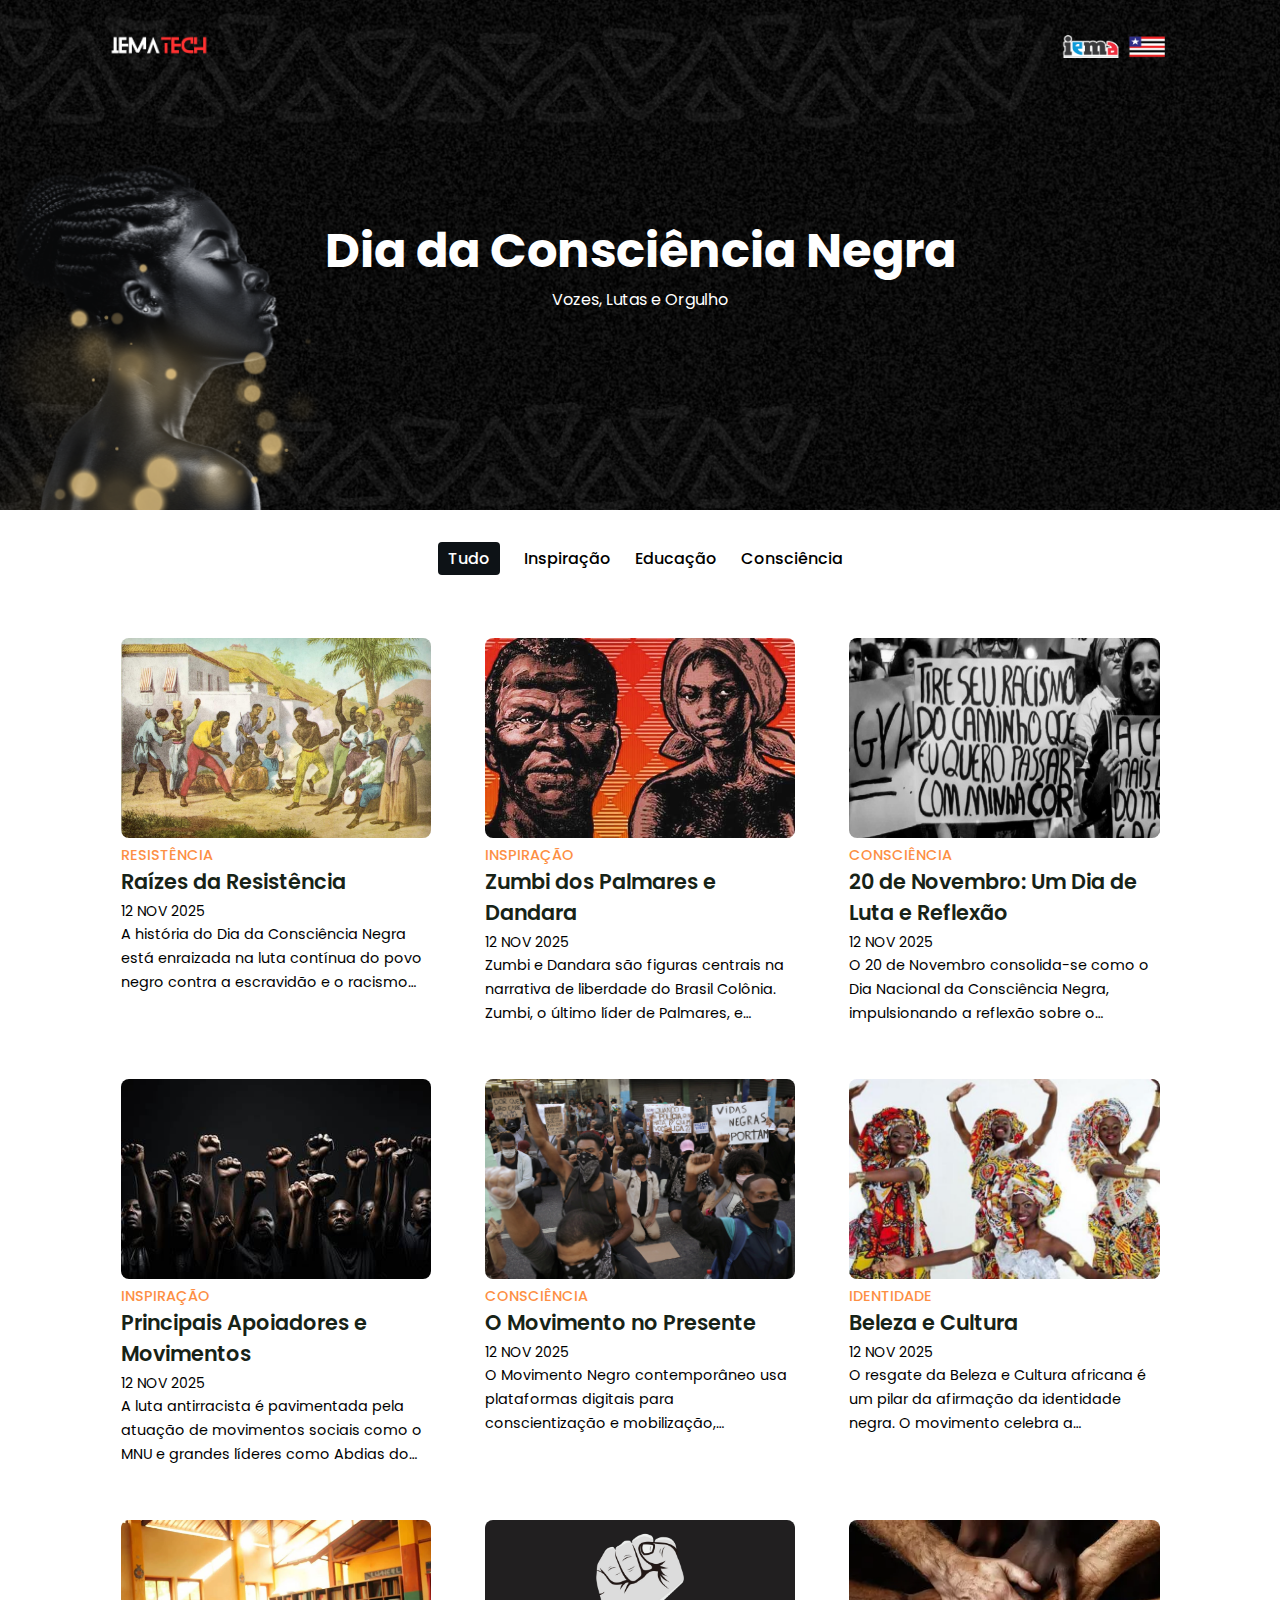
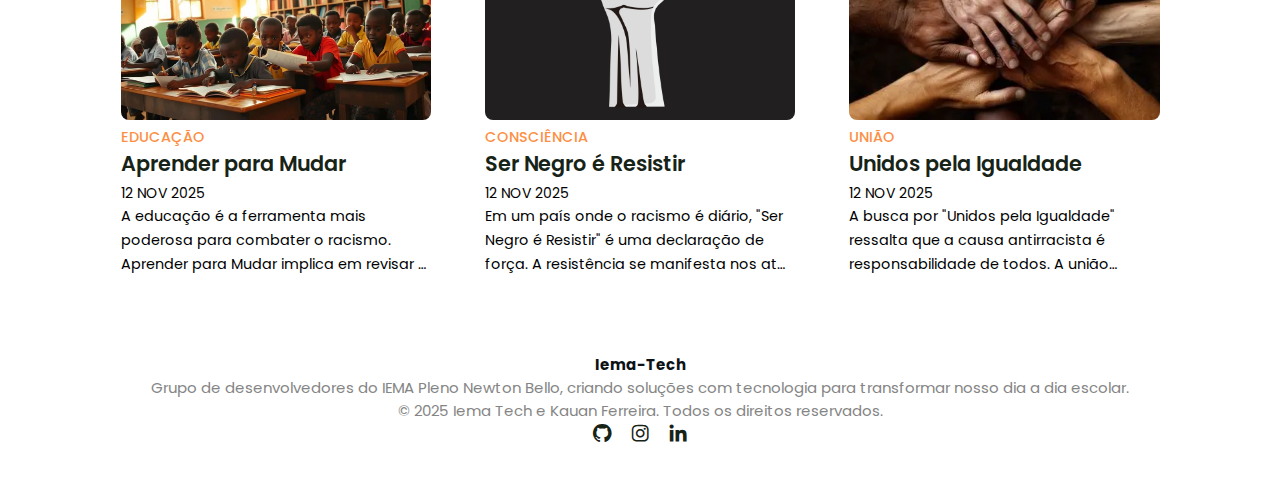
<file: index.html>
<!DOCTYPE html>
<html lang="pt-br">
<head>
    <meta charset="UTF-8">
    <meta name="viewport" content="width=device-width, initial-scale=1.0">
    <title>Consciência Negra - blog</title>
    <link rel="stylesheet" href="css/style.css">
    <link href='https://unpkg.com/boxicons@2.1.4/css/boxicons.min.css' rel='stylesheet'>
    <link href='https://cdn.boxicons.com/3.0.3/fonts/basic/boxicons.min.css' rel='stylesheet'>
</head>
<body>

    <header>
        <div class="nav container">
         <a href="https://iematech.netlify.app/"class="logo"> <img height="auto" width="105px" src="assets/logo.png" alt=""></a>
         <a href="https://iema.ma.gov.br/" class="logo"> <img height="auto" width="120px" src="assets/logo-iema.png" alt=""></a>
        </div>
    </header>

    <section class="home" id="home">
        <div class="home-text container">
            <h2 class="home-title"> Dia da Consciência Negra</h2>
            <span class="home-subtitle">Vozes, Lutas e Orgulho</span>
        </div>
    </section>

    <div class="post-filter container">
        <span class="filter-item active-filter" data-filter="tudo">Tudo</span>
        <span class="filter-item" data-filter="Inspiraçao">Inspiração</span>
        <span class="filter-item" data-filter="Educaçao">Educação</span>
        <span class="filter-item" data-filter="Consciencia">Consciência</span>
    </div>

    <section class="post container">

        <div class="post-box">
            <img src="assets/imagem1.jpg" class="post-img" alt="post-img">
            <h2 class="categoria">Resistência</h2>
            <a href="post-page.html" class="post-title">Raízes da Resistência</a>
            <span class="post-date">12 Nov 2025</span>
            <p class="post-description">A história do Dia da Consciência Negra está enraizada na luta contínua do povo negro contra a escravidão e o racismo estrutural no Brasil. O 20 de novembro homenageia Zumbi dos Palmares, símbolo da busca incessante por liberdade e dignidade.</p>
            <div class="full-text-content" style="display: none;">
                <p>A história do Dia da Consciência Negra está profundamente enraizada na luta e resistência contínua do povo negro contra a escravidão e o racismo estrutural no Brasil. O dia 20 de novembro foi escolhido em homenagem à morte de Zumbi dos Palmares, líder do Quilombo dos Palmares, o maior e mais duradouro foco de resistência negra durante o período colonial. Sua vida simboliza a incessante busca por liberdade e dignidade, representando um marco de insubmissão frente a um sistema opressor que visava anular a identidade e a humanidade das pessoas escravizadas.</p>
                <p>Os quilombos, como o de Palmares, eram mais do que refúgios; eram verdadeiros experimentos sociais de autonomia e liberdade, onde culturas africanas eram preservadas e novas formas de organização política e social floresciam. Reconhecer as "Raízes da Resistência" é essencial para entender que a luta por direitos e igualdade não é uma demanda recente, mas sim um legado histórico de bravura e organização que moldou a identidade e a resiliência da comunidade afro-brasileira ao longo dos séculos.</p>
            </div>
        </div>

        <div class="post-box Inspiraçao">
            <img src="assets/imagem2.jpg" class="post-img" alt="post-img">
            <h2 class="categoria">Inspiração</h2>
            <a href="post-page.html" class="post-title">Zumbi dos Palmares e Dandara</a>
            <span class="post-date">12 Nov 2025</span>
            <p class="post-description">Zumbi e Dandara são figuras centrais na narrativa de liberdade do Brasil Colônia. Zumbi, o último líder de Palmares, e Dandara, uma estrategista e guerreira, inspiram a luta antiescravagista e a soberania negra até hoje.</p>
            <div class="full-text-content" style="display: none;">
                <p>Zumbi dos Palmares e Dandara representam figuras centrais na narrativa de liberdade e liderança do Brasil Colônia. Zumbi é amplamente reconhecido como o último líder do Quilombo dos Palmares, destacando-se por sua estratégia militar e capacidade de manter a coesão de um vasto território de resistência por décadas. Sua determinação em não aceitar a paz imposta pelas autoridades portuguesas, que não garantia a plena liberdade de todos os quilombolas, cimentou seu status como um ícone da luta antiescravagista e da soberania negra.</p>
                <p>Dandara, frequentemente mencionada ao lado de Zumbi, é uma figura feminina essencial, simbolizando a participação ativa e estratégica das mulheres na resistência. Historiadores a descrevem como uma guerreira e estrategista que participou de batalhas e debates políticos cruciais em Palmares. A dupla representa não apenas a força na adversidade, mas a importância de lideranças plurais, inspirando até hoje a celebração da força e da capacidade de organização da população negra para construir um futuro mais justo e livre.</p>
            </div>
        </div>
        
        <div class="post-box Consciencia">
            <img src="assets/imagem3.png" class="post-img" alt="post-img">
            <h2 class="categoria">Consciência</h2>
            <a href="post-page.html" class="post-title">20 de Novembro: Um Dia de Luta e Reflexão</a>
            <span class="post-date">12 Nov 2025</span>
            <p class="post-description">O 20 de Novembro consolida-se como o Dia Nacional da Consciência Negra, impulsionando a reflexão sobre o racismo, a desigualdade social e a ausência de representatividade. É um momento crucial para avaliar os avanços e retrocessos na equidade racial.</p>
            <div class="full-text-content" style="display: none;">
                <p>O 20 de Novembro transcendeu a simples homenagem a Zumbi dos Palmares para se consolidar como o Dia Nacional da Consciência Negra, uma data destinada à reflexão profunda sobre a inserção da população negra na sociedade brasileira. Este dia impulsiona o debate sobre o racismo, a desigualdade social, a violência policial e a ausência de representatividade em espaços de poder, problemas que continuam a afetar desproporcionalmente a vida de milhões de brasileiros. É um momento crucial para avaliar os avanços e, principalmente, os retrocessos nas políticas de equidade racial.</p>
                <p>Mais do que uma celebração histórica, a data é um catalisador para a luta contínua por direitos e pela valorização da rica herança cultural africana que estrutura o Brasil. A reflexão proposta neste dia visa não apenas reconhecer o passado de opressão, mas também mobilizar a sociedade para ações concretas no presente, promovendo a desconstrução de preconceitos e garantindo o acesso igualitário à educação, saúde e oportunidades para toda a população negra.</p>
            </div>
        </div>
        
        <div class="post-box Inspiraçao">
            <img src="assets/imagem4.jpg" class="post-img" alt="post-img">
            <h2 class="categoria">Inspiração</h2>
            <a href="post-page.html" class="post-title">Principais Apoiadores e Movimentos</a>
            <span class="post-date">12 Nov 2025</span>
            <p class="post-description">A luta antirracista é pavimentada pela atuação de movimentos sociais como o MNU e grandes líderes como Abdias do Nascimento. Esses grupos são fundamentais na denúncia de violações e na pressão por políticas públicas eficazes, como as cotas raciais.</p>
            <div class="full-text-content" style="display: none;">
                <p>A história da luta antirracista no Brasil é pavimentada pela atuação incansável de movimentos sociais e líderes que dedicaram suas vidas à causa. Desde o Movimento Negro Unificado (MNU), fundado em 1978, até organizações contemporâneas, esses grupos têm sido fundamentais na denúncia de violações de direitos, na articulação de demandas e na pressão por políticas públicas eficazes, como as cotas raciais e a Lei 10.639/03, que tornou obrigatório o ensino de história e cultura afro-brasileira nas escolas.</p>
                <p>Grandes intelectuais e ativistas, como Abdias do Nascimento, Lélia Gonzalez e Marielle Franco, serviram e continuam a servir como faróis de inspiração, formulando pensamentos críticos e estratégias de mobilização. O legado desses "Apoiadores e Movimentos" demonstra que a mudança estrutural é resultado de um esforço coletivo e organizado, que transcende gerações e que mobiliza a sociedade civil para a construção de um país onde a igualdade racial não seja apenas um ideal, mas uma realidade cotidiana.</p>
            </div>
        </div>
        
        <div class="post-box Consciencia">
            <img src="assets/imagem5.jpg" class="post-img" alt="post-img">
            <h2 class="categoria">Consciência</h2>
            <a href="post-page.html" class="post-title">O Movimento no Presente</a>
            <span class="post-date">12 Nov 2025</span>
            <p class="post-description">O Movimento Negro contemporâneo usa plataformas digitais para conscientização e mobilização, combatendo o encarceramento em massa e exigindo reparação histórica. A busca por equidade vai além da igualdade formal, mirando na justiça social.</p>
            <div class="full-text-content" style="display: none;">
                <p>O Movimento Negro no presente se manifesta de forma diversificada, utilizando as redes sociais e as plataformas digitais como ferramentas poderosas para a conscientização e mobilização. A pauta contemporânea é ampla, englobando o combate ao encarceramento em massa, a defesa da vida da juventude negra, a luta por reparação histórica e a ocupação estratégica de espaços acadêmicos, corporativos e políticos. A emergência de novos líderes e influenciadores digitais tem permitido que as vozes negras alcancem um público mais vasto e debatam questões de identidade, beleza e representatividade de maneira inédita.</p>
                <p>No entanto, a atuação "no Presente" exige constante vigilância contra novas formas de racismo e exclusão. A busca por equidade vai além da igualdade formal, mirando na justiça social e na distribuição equitativa de recursos. É um movimento dinâmico que se adapta aos desafios do século XXI, reforçando a importância da solidariedade inter-racial e da educação continuada para desmantelar os pilares do preconceito e construir uma sociedade verdadeiramente antirracista.</p>
            </div>
        </div>

        <div class="post-box Identidade">
            <img src="assets/imagem6.jpg" class="post-img" alt="post-img">
            <h2 class="categoria">Identidade</h2>
            <a href="post-page.html" class="post-title"> Beleza e Cultura</a>
            <span class="post-date">12 Nov 2025</span>
            <p class="post-description">O resgate da Beleza e Cultura africana é um pilar da afirmação da identidade negra. O movimento celebra a diversidade estética e as manifestações culturais, promovendo um senso de orgulho e pertencimento essencial para a comunidade.</p>
            <div class="full-text-content" style="display: none;">
                <p>O resgate da "Beleza e Cultura" africana e afro-brasileira é um pilar fundamental da afirmação da identidade negra. Este movimento celebra a diversidade estética, valorizando cabelos crespos, cacheados e penteados tradicionais, desafiando os padrões eurocêntricos que historicamente marginalizaram a aparência negra. A moda, a música, a literatura e as artes visuais produzidas por artistas negros ganham destaque, promovendo um senso de orgulho e pertencimento que é essencial para o bem-estar psicológico e social da comunidade.</p>
                <p>A cultura, neste contexto, é entendida como um ato de resistência e um repositório de ancestralidade. As religiões de matriz africana, a culinária, o samba, o maracatu e outras manifestações são celebrações vivas da herança africana, que enriquecem o panorama cultural brasileiro. Ao destacar a riqueza de sua própria beleza e produção cultural, o povo negro reafirma sua identidade e contribui de maneira inestimável para a pluralidade e a vitalidade da nação.</p>
            </div>
        </div>
        
        <div class="post-box Educaçao">
            <img src="assets/imagem7.webp" class="post-img" alt="post-img">
            <h2 class="categoria">Educação</h2>
            <a href="post-page.html" class="post-title"> Aprender para Mudar</a>
            <span class="post-date">12 Nov 2025</span>
            <p class="post-description">A educação é a ferramenta mais poderosa para combater o racismo. Aprender para Mudar implica em revisar o currículo escolar para valorizar a contribuição africana e garantir que todos os cidadãos reconheçam suas responsabilidades na luta antirracista.</p>
            <div class="full-text-content" style="display: none;">
                <p>A educação é reconhecida como a ferramenta mais poderosa para combater o racismo e promover a equidade. "Aprender para Mudar" implica em revisitar o currículo escolar, que por muito tempo silenciou ou distorceu a contribuição africana e a história da escravidão. A implementação efetiva da Lei 10.639 é crucial para garantir que as novas gerações tenham acesso a uma narrativa histórica mais completa e justa, que valorize reis e rainhas africanas, inventores negros e líderes da resistência.</p>
                <p>Além da sala de aula, a mudança exige a educação continuada da sociedade em geral sobre o que constitui o racismo estrutural e como ele opera. Campanhas de conscientização, seminários e a disseminação de conteúdo antirracista são essenciais para que todos os cidadãos reconheçam seus privilégios e responsabilidades na construção de um ambiente mais inclusivo. Somente através do conhecimento e da empatia, a sociedade pode se engajar ativamente na eliminação das barreiras raciais.</p>
            </div>
        </div>
        
        <div class="post-box Consciencia">
            <img src="assets/imagem8.jpg" class="post-img" alt="post-img">
            <h2 class="categoria">Consciência</h2>
            <a href="post-page.html" class="post-title">Ser Negro é Resistir</a>
            <span class="post-date">12 Nov 2025</span>
            <p class="post-description">Em um país onde o racismo é diário, "Ser Negro é Resistir" é uma declaração de força. A resistência se manifesta nos atos cotidianos, na ocupação de espaços e na exigência contínua por justiça, dignidade e o fim da violência.</p>
            <div class="full-text-content" style="display: none;">
                <p>Em um país onde o racismo é uma realidade diária, "Ser Negro é Resistir" se torna uma declaração de existência e força. A resistência se manifesta nos atos cotidianos: na persistência em ocupar espaços acadêmicos e profissionais, na manutenção da saúde mental diante da microagressão e na defesa contínua da própria vida contra a violência. Este conceito engloba a capacidade de manter a identidade e a cultura vibrantes, apesar dos esforços históricos para suprimi-las, transformando a luta em um poderoso motor de união e resiliência comunitária.</p>
                <p>A resistência contemporânea também se traduz na exigência por justiça e reparação. Trata-se de uma resistência ativa que demanda o fim da seletividade penal, o acesso a oportunidades e o direito de viver plenamente, livre do medo. Ao afirmar sua identidade e lutar por um futuro igualitário, o povo negro demonstra que a resistência não é apenas uma reação, mas um projeto de vida e dignidade que beneficia toda a sociedade.</p>
            </div>
        </div>

        <div class="post-box Uniao">
            <img src="assets/imagem9.webp" class="post-img" alt="post-img">
            <h2 class="categoria">União</h2>
            <a href="post-page.html" class="post-title">Unidos pela Igualdade</a>
            <span class="post-date">12 Nov 2025</span>
            <p class="post-description">A busca por "Unidos pela Igualdade" ressalta que a causa antirracista é responsabilidade de todos. A união convoca aliados brancos a um papel ativo e fortalece a solidariedade entre todos os grupos minorizados para criar uma força política potente.</p>
            <div class="full-text-content" style="display: none;">
                <p>A busca por "Unidos pela Igualdade" ressalta que a causa antirracista não é exclusiva de uma etnia, mas sim uma responsabilidade de todos os brasileiros que almejam uma sociedade justa. A união transcende as barreiras raciais, convocando aliados brancos a assumirem um papel ativo no combate ao racismo, utilizando seus privilégios para amplificar vozes negras e desafiar estruturas de poder. Essa solidariedade é vital para a criação de frentes de luta mais amplas e eficazes, capazes de gerar mudanças legislativas e culturais profundas.</p>
                <p>A união também se manifesta na articulação entre diferentes movimentos sociais, como os de mulheres, indígenas, e a comunidade LGBTQIA+, reconhecendo que a opressão é intersecional. Fortalecer os laços de solidariedade entre todos os grupos minorizados cria uma força política mais potente. O objetivo final é construir um país onde o respeito à diversidade e a igualdade de oportunidades sejam os pilares inegociáveis de um futuro verdadeiramente democrático.</p>
            </div>
        </div>

    </section>

    <div class="footer container">
        <h2>Iema-Tech</h2>
        <p>
        Grupo de desenvolvedores do IEMA Pleno Newton Bello, criando soluções com tecnologia para transformar nosso dia a dia escolar.
        &#169;  2025 Iema Tech e Kauan Ferreira. Todos os direitos reservados.</p>
        <div class="social">
           <a href="#"><i class='bx bxl-github'></i></a>
           <a href="#"><i class='bx bxl-instagram'></i></a>           
           <a href="#"><i class='bx bxl-linkedin'></i></a>
        </div>
    </div>

    <script src="https://code.jquery.com/jquery-3.7.1.min.js"></script> <script src="js/main.js"></script>
</body>
</html>
</file>
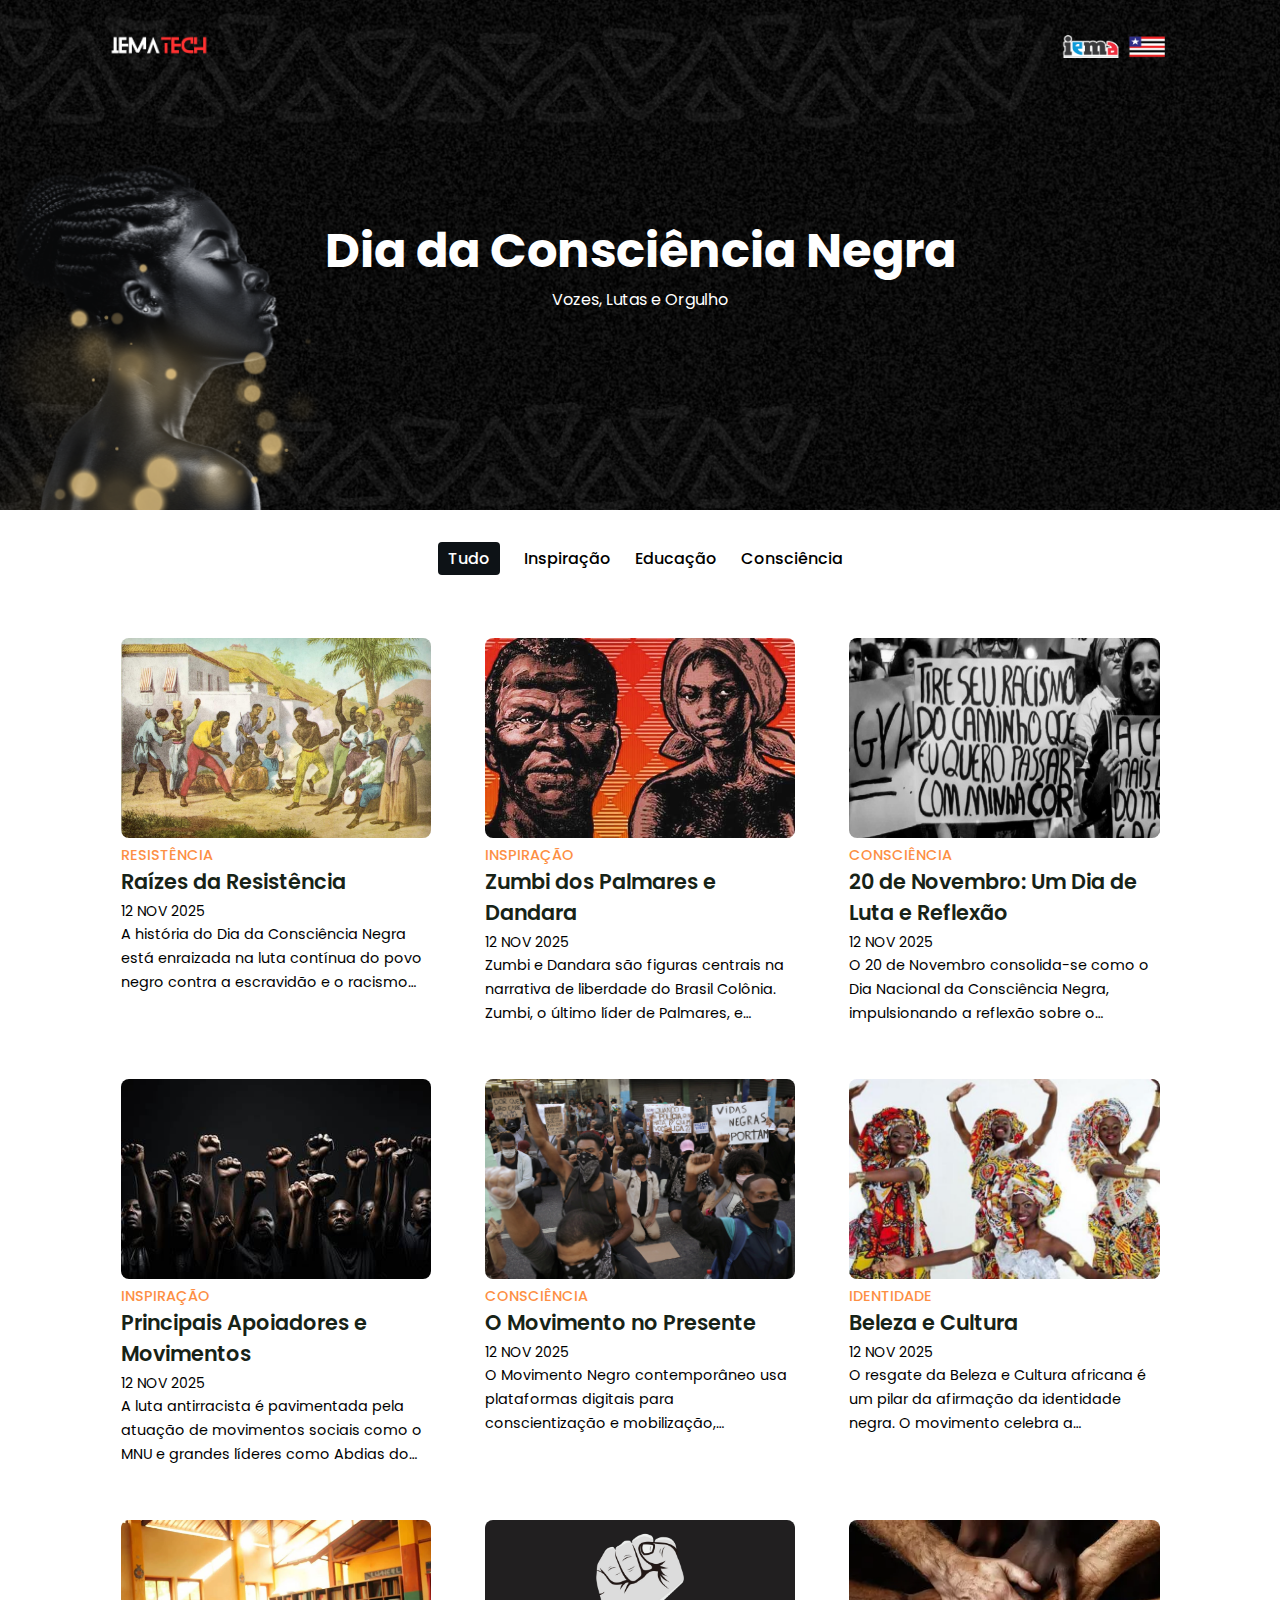
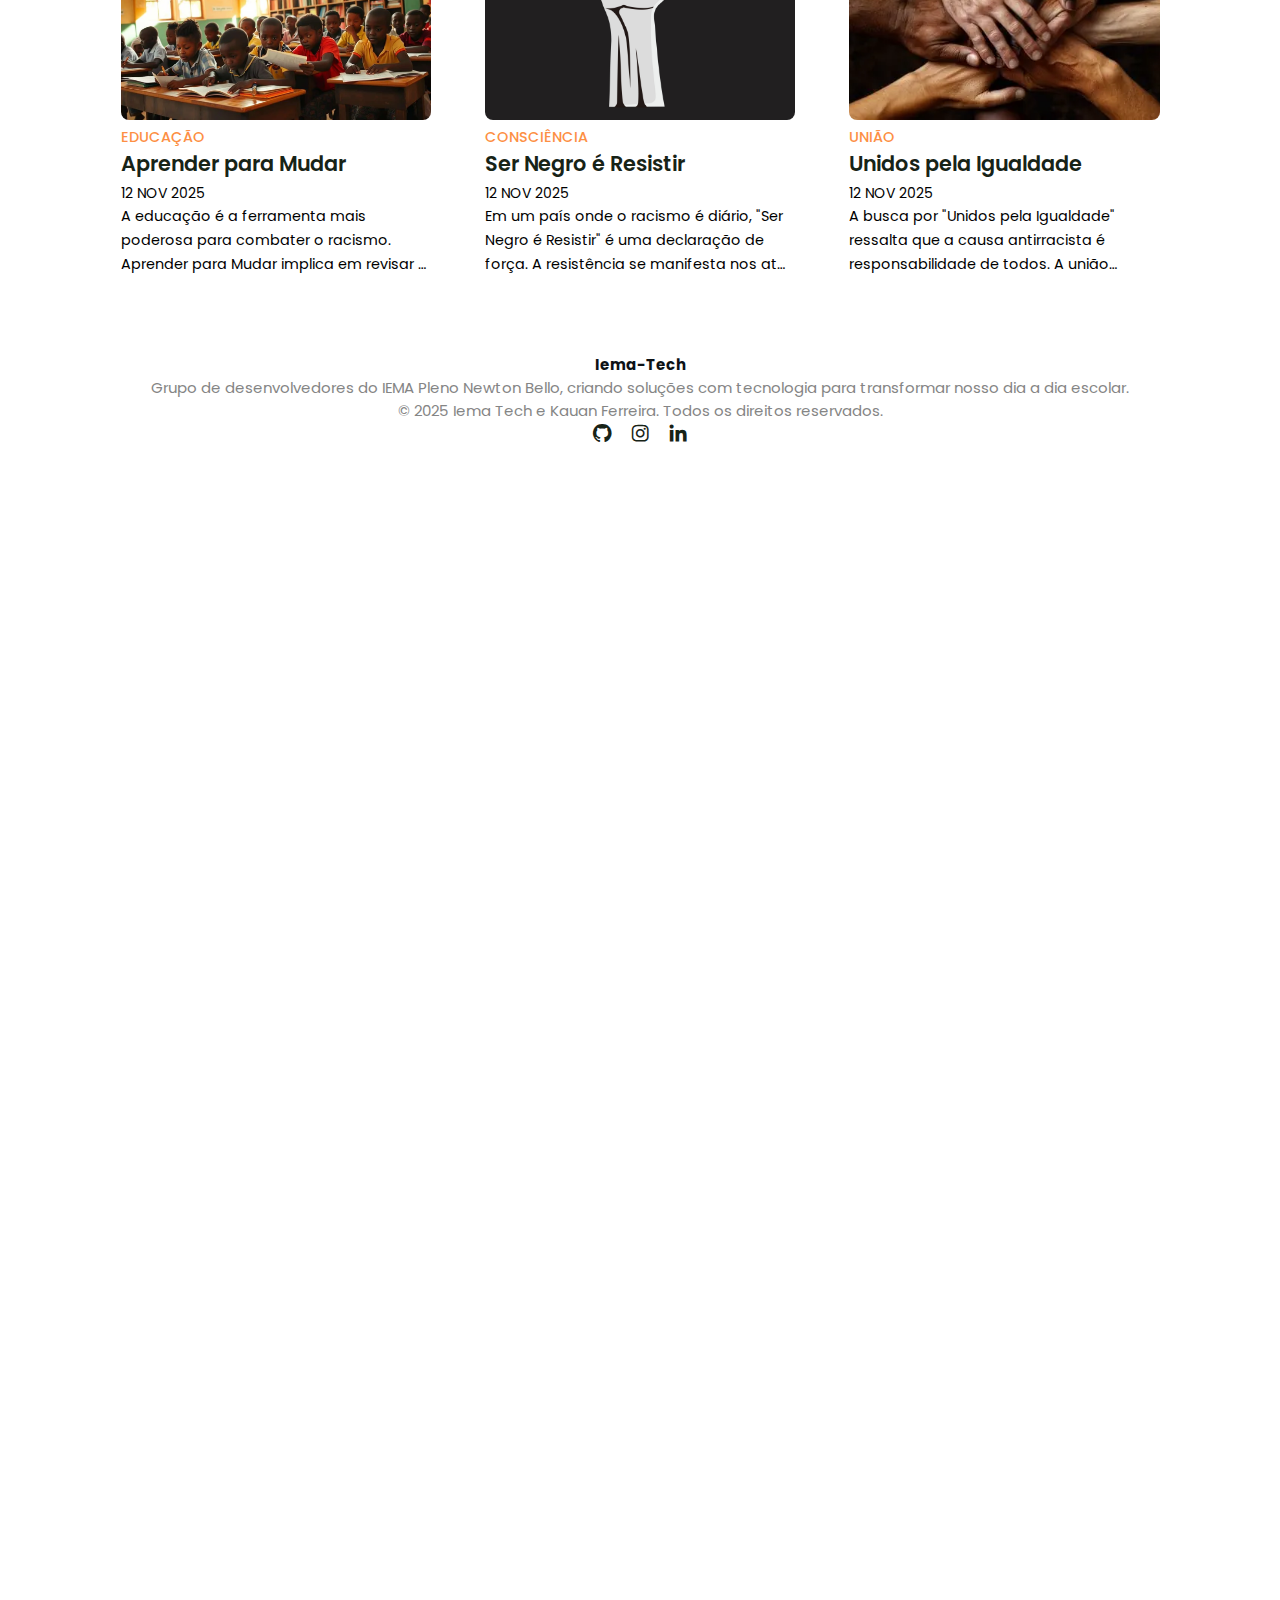
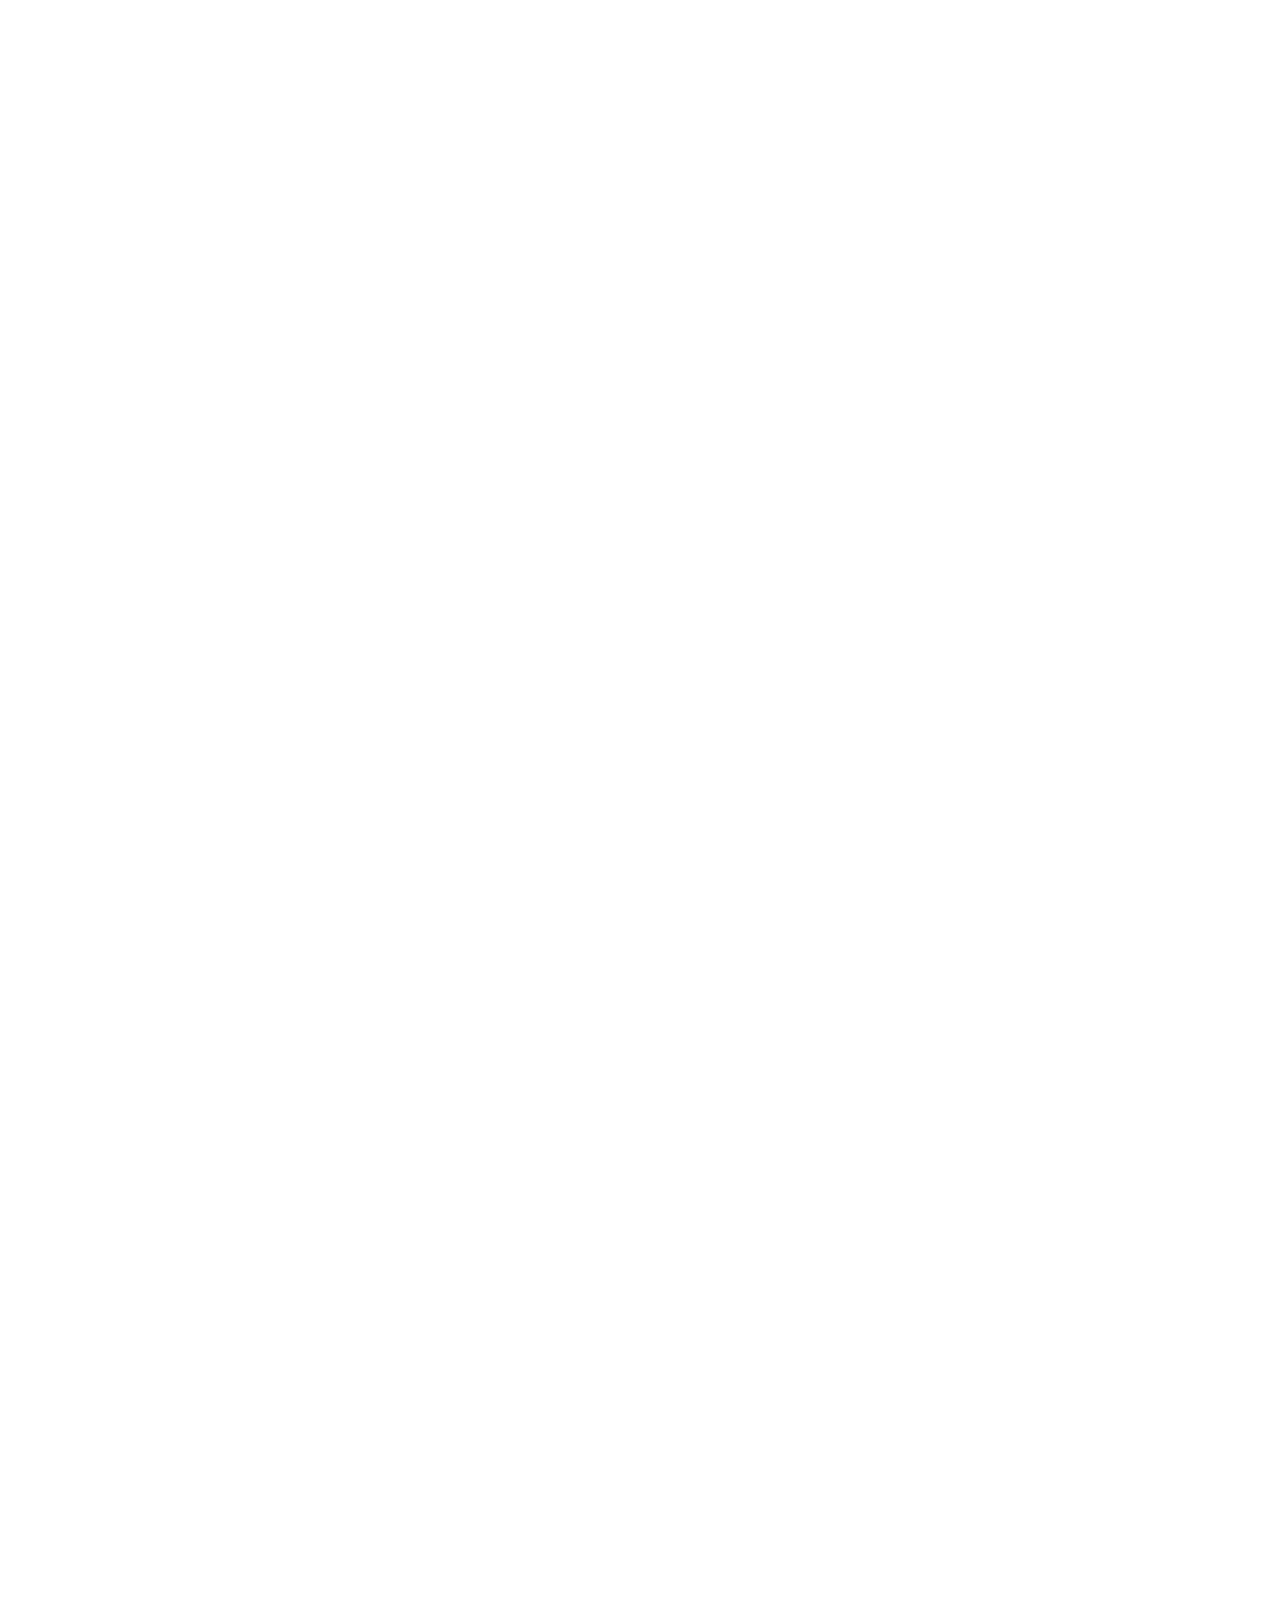
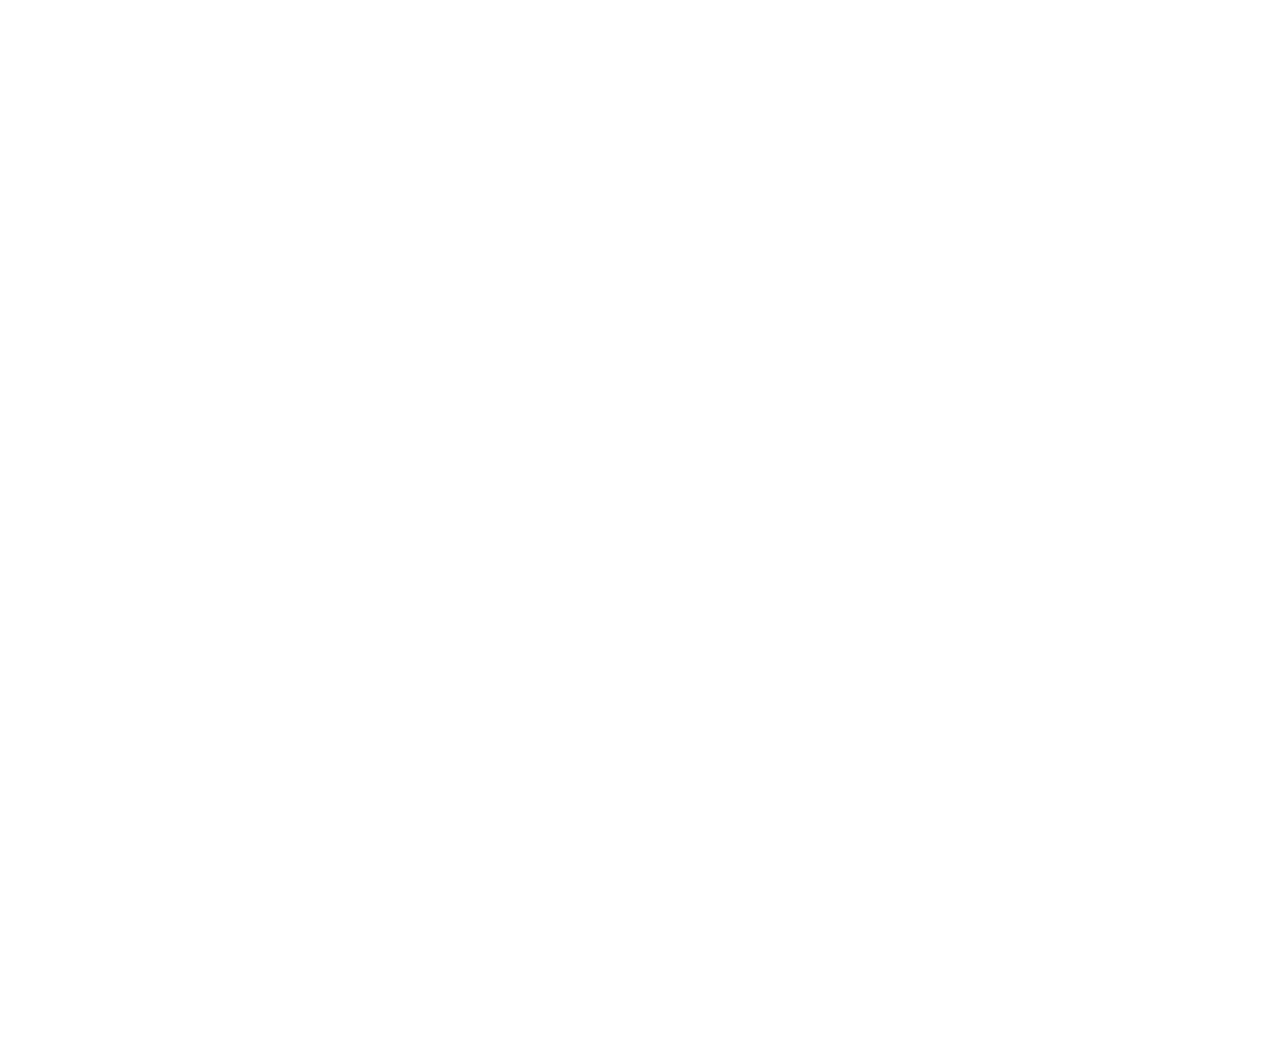
<file: post-page.html>
<!DOCTYPE html>
<html lang="pt-br">
<head>
    <meta charset="UTF-8">
    <meta name="viewport" content="width=device-width, initial-scale=1.0">
    <title>Carregando post...</title>
    <link rel="stylesheet" href="css/style.css">
    <link href='https://unpkg.com/boxicons@2.1.4/css/boxicons.min.css' rel='stylesheet'>
    <link href='https://cdn.boxicons.com/3.0.3/fonts/basic/boxicons.min.css' rel='stylesheet'>
    <link rel="shortcut icon" href="assets/Favicon.jpg" type="image/x-icon">
</head>
<body>

    <header>
        <div class="nav container">
         <a href="https://iematech.netlify.app/"class="logo"> <img height="auto" width="105px" src="assets/logo.png" alt=""></a>
         <a href="https://iema.ma.gov.br/" class="logo"> <img height="auto" width="120px" src="assets/logo-iema.png" alt=""></a>
        </div>
    </header>

    <section class="post-detalhe container">
        
        <a href="index.html" class="back-button">
            <i class='bx bx-left-arrow-alt'></i>
            Voltar para o Blog
        </a>

        <img src="" alt="" class="post-detalhe-img" id="post-detail-image">

        <div class="post-content-wrapper">
            
            <div class="post-detalhe-header">
                <h2 class="categoria" id="post-detail-category"></h2>
                <h1 class="post-title" id="post-detail-title"></h1>
                <span class="post-date" id="post-detail-date"></span>
            </div>

            <div class="post-detalhe-content" id="post-detail-content">
                </div>
            
        </div> </section>

    <div class="footer container">
        <p>&#169; Kauan Ferreira and Iema-Tech ALL right Reserved</p>
        <div class="social">
           <a href="#"><i class='bx bxl-github'></i></a>
           <a href="#"><i class='bx bxl-instagram'></i></a>           
           <a href="#"><i class='bx bxl-linkedin'></i></a>
        </div>
    </div>


    <script src="https://code.jquery.com/jquery-3.7.1.min.js"></script>
    <script>
        $(document).ready(function() {
            // 1. Pega os dados que foram salvos no sessionStorage
            var postImage = sessionStorage.getItem('postImage');
            var postCategory = sessionStorage.getItem('postCategory');
            var postTitle = sessionStorage.getItem('postTitle');
            var postDate = sessionStorage.getItem('postDate');
            var postContent = sessionStorage.getItem('postContent');

            // 2. Verifica se os dados existem (se não, volta pra home)
            if (postTitle) {
                // 3. Preenche os elementos da página
                document.title = postTitle; 
                $('#post-detail-image').attr('src', postImage);
                $('#post-detail-category').text(postCategory);
                $('#post-detail-title').text(postTitle);
                $('#post-detail-date').text(postDate);
                $('#post-detail-content').html(postContent); 
            } else {
                // Se acessou a página direto, volta pro index
                window.location.href = 'index.html';
            }
        });
    </script>
</body>
</html>
</file>
<file: css/style.css>
/* Fontes */
@import url('https://fonts.googleapis.com/css2?family=Poppins:ital,wght@0,100;0,200;0,300;0,400;0,500;0,600;0,700;0,800;0,900;1,100;1,200;1,300;1,400;1,500;1,600;1,700;1,800;1,900&display=swap');


*{
     font-family: "Poppins", sans-serif;
     margin: 0;
     padding: 0;
     scroll-behavior: smooth;
     scroll-padding-top: 2rem;
     box-sizing: border-box;
}
/* Variaveis */
:root {
    --container-color: #1a1e21;
    --secund-color: #fd8f44;
    --text-color: #172317;
    --bg-color: #fff;
}
html, body{
    overflow-x: hidden;
}

a{
    text-decoration: none;
}

li{
    list-style: none;
}


section{
    padding: 3rem 0 2rem;
}
.container{
    max-width: 1069px;
    margin: auto;
    width: 100%;
}

.nav{
    display: flex;
    align-items: center;
    justify-content: space-between;
    height: 80px;
    padding-top: 20px;

}

/* header */
header{
    position: absolute;
    top: 0;
    height: 20px;
    left: 0;
    width: 100%;
    z-index: 200;
  
    
}

/* Home */

/* Home */
.home {
     width: 100%; 
     height: 510px;
     min-height: 440px;
     background-image: url(../assets/background.png);
     background-repeat: no-repeat;
    background-repeat: no-repeat;
    background-size: cover;
    
     display: grid;
     justify-content: center;
     align-items: center;
     color: #fff;
}
.home-text{
    text-align: center;

} 

.home-title{
    font-size: 3rem;
}

.home-subtitle{
    font-size: 1rem;
    font-weight: 400;
}
/* post-filter */

.post-filter{
    display: flex;
    justify-content: center;
    align-items: center;
    column-gap: 1.5rem;
    margin-top: 2rem !important;
}

.filter-item{
    font-size: 0,9rem;
    font-weight: 500;
    cursor: pointer;
    
}

.active-filter{
    background: #0d1216;
    color: var(--bg-color);
    padding: 4px 10px;
    border-radius: 4px;

}

/* Post */

.post{
    display: grid;
    grid-template-columns: repeat(auto-fit, minmax(280px, auto));
    justify-content: center;
    gap: 1.5rem;

}
.post-box{
    background: var(--bg-color);
    box-shadow: 0 4px 14px hsl(355deg 25% / 10%);
    padding: 15px;
    border-radius: 0.5rem;
}

.post-img{
    width: 100%;
    height: 200px;
    object-fit: cover;
    object-position: center;
    border-radius: 0.5rem;
}

.categoria{
    font-size: 0.9rem;
    font-weight: 500;
    text-transform: uppercase;
    color: var(--secund-color);
}

.post-title{
    font-size: 1.3rem;
    font-weight: 600;
    color: var(--text-color);
    display: -webkit-box;
    -webkit-line-clamp: 2;
    -webkit-box-orient: vertical;
    overflow: hidden;

}

.post-date{
    display: flex;
    font-size: 0.875rem;
    text-transform: uppercase;
    font-weight: 400;
    margin-top: 4px;
}
.post-description{
    font-size: 0.9rem;
    line-height: 1.5rem;
    margin: 5px 0 10p;
    display: -webkit-box;
    -webkit-line-clamp: 3;
    -webkit-box-orient: vertical;
    overflow: hidden;

}

.footer{
    display: flex;
    justify-content: space-between;
    align-items: center;
    padding: 30px 0 ;
    text-align: center;
    flex-direction: column;
    color: #858585;
    width: 990px;
}
.footer h2{
    font-size: 15px;
    color: #0d1216;
}

.footer p{
    font-size: 0.938rem;

}
.social{
    display: flex;
    align-items: center;
    column-gap: 1rem;
}

.social .bx{
    font-size: 1.4rem;
    color: var(--text-color) ;
}

.social .bx:hover{
    color: var(--secund-color) ;
    transition: 0.3s all  linear;
}
.post-detalhe {
  text-align: center;
  margin-top: 100px;
}


/* Container principal do post */
.post-detalhe {
    max-width: 900px; /* Aumenta a largura um pouco */
    margin: auto;
    width: 100%;
    padding-top: 100px; 
    
}


.back-button {
    
    display: inline-flex; 
    align-items: center;
    
    font-size: 1rem;
    font-weight: 600;
    color: var(--text-color);
    margin-bottom: 2rem;
    gap: 0.5rem;
    padding: 5px 10px; 
    border-radius: 4px;
    
    text-decoration: none;
    cursor: pointer; 
    
    transition: background 0.3s, color 0.3s;
}

/* Efeito ao passar o mouse */
.back-button:hover {
    color: var(--secund-color); /* Cor Laranja */
    background: #e9e9e9; /* Fundo cinza bem claro ao passar o mouse */
}
/* Container do conteúdo que receberá o fundo */
.post-content-wrapper {
    background: #f8f8f8; /* Fundo cinza suave */
    padding: 30px;
    border-radius: 8px;
    box-shadow: 0 4px 12px rgba(0, 0, 0, 0.05); /* Sombra suave */
}

/* Imagem principal */
.post-detalhe-img {
    width: 100%;
    height: 450px; /* Aumenta a altura */
    object-fit: cover;
    border-radius: 0.5rem;
    margin-bottom: 2rem;
}

/* Cabeçalho do post */
.post-detalhe-header {
    display: flex;
    flex-direction: column;
    align-items: center;
    text-align: center;
    margin-bottom: 2rem;
}

.post-detalhe-header .post-title {
    font-size: 3rem; /* Título maior e mais impactante */
    font-weight: 700;
    margin: 0.5rem 0;
    line-height: 1.2;
}

/* Conteúdo do post (o texto completo) */
.post-detalhe-content {
    font-size: 1.1rem; /* Aumenta o tamanho da fonte para leitura */
    line-height: 1.8; /* Mais espaçado e fácil de ler */
    color: #444; /* Cor do texto um pouco mais escura */
}

.post-detalhe-content p {
    margin-bottom: 25px; 
    text-align: justify; /* Justifica o texto para um visual mais formal */
}

/* Ajustes para celular */
@media (max-width: 1060px) {

    .container{
        margin: 0 auto;
        width: 95%;
    }

    .home-text{
        width: 100%;
    }
    
}
@media (max-width: 1000px) {
            
    .home-title{
        font-size: 3rem;
        text-align: justify;
        width: 250px;
        
        
    }

     .home {
        justify-content: center;
        align-items: center;
        padding-left: 260px;
     
        color: #fff;


    }
    .home-subtitle{
        font-size: 1rem;
        padding-right: 200px;
       

    }
    

    


    
    
}

@media (max-width: 768px) {
    .post-detalhe {
        padding-top: 80px;
    }
    .post-detalhe-img {
        height: 250px;
    }
    .post-detalhe-header .post-title {
        font-size: 2rem;
    }
    .post-content-wrapper {
        padding: 15px;
    }
    .post-detalhe-content {
        font-size: 1rem;
    }

    .post-filter{
        display: flex;
        justify-content: center;
        align-items: center;
        column-gap: 0.8rem;
    
    }
    .filter-item{
        font-size: 0.7rem;
        font-weight: 500;
        cursor: pointer;

    }


    section{
        padding: 2rem 0;
    }

    .header-content{
        margin-top: 3rem !important;
    }

    .home {
        width: 100%; 
        height: 510px;
        min-height: 440px;
        background-image: url(../assets/background.png);
      
        /* ... (outras propriedades) ... */
        background-repeat: no-repeat;
        background-size: cover;
        background-position:8% 1%; /* Ajuste esses valores (Exemplo: 70% da esquerda e 30% do topo) */
        /* ... */

        
        display: grid;
        justify-content: center;
        align-items: center;
        padding-right: 70px;
        color: #fff;


    }
    
        
    .home-title{
        font-size: 2rem;
        text-align: justify;
        width: 150px;
        
        
    }

    .home-subtitle{
        font-size: 0.8rem;
        text-align: justify;
       

    }


}

@media (max-width: 664px) {
  
    .home {
        width: 100%; 
        height: 510px;
        min-height: 440px;
        background-image: url(../assets/background.png);
      
        /* ... (outras propriedades) ... */
        background-repeat: no-repeat;
        background-size: cover;
        background-position:8% 1%; /* Ajuste esses valores (Exemplo: 70% da esquerda e 30% do topo) */
        /* ... */

        
        display: grid;
        justify-content: center;
        align-items: center;
        padding-left: 380px;
        color: #fff;


    }
    
        
    .home-title{
        font-size: 2rem;
        text-align: justify;
        width: 150px;
        
        
    }


    .home-subtitle{
        text-align: center;
        font-size: 0.8rem;

        /* CORREÇÃO CHAVE: Força o texto a não quebrar para a próxima linha */
        white-space: nowrap; 
    }

    .footer p{
        font-size: 10px;
    }




}
@media (max-width: 430px) {
  
    .home {
        padding-left: 330px;
        background-position:9.5% 10%;
    }

  

}
</file>
